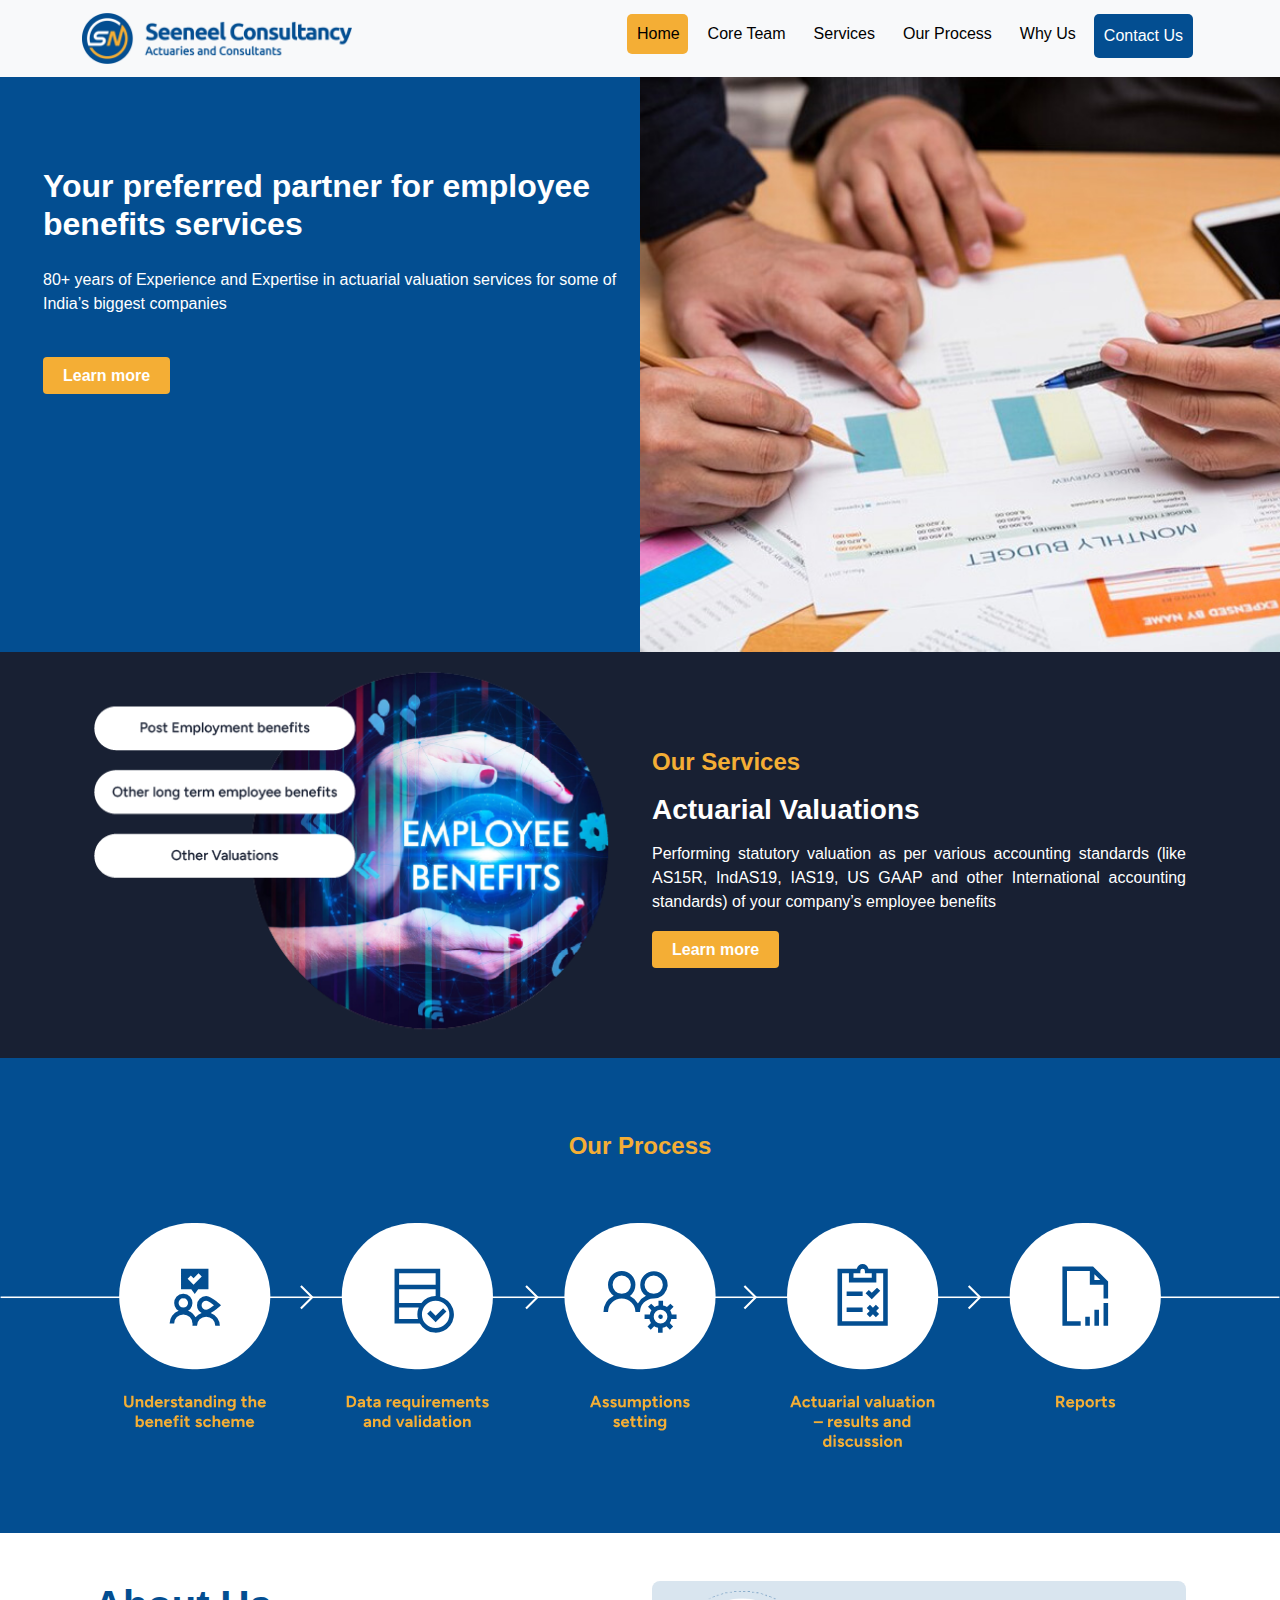
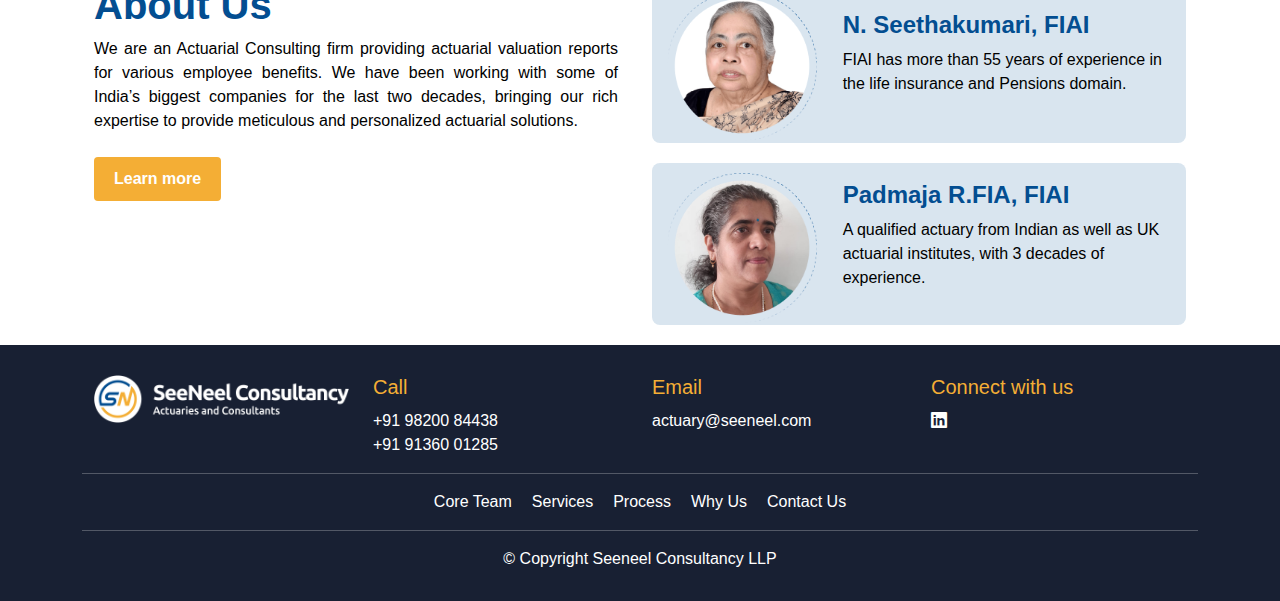
<file: index.html>
<!DOCTYPE html>
<html lang="en">

<head>
    <meta http-equiv="X-UA-Compatible" content="IE=edge">
    <meta charset="utf-8">
    <meta name="viewport" content="width=device-width, initial-scale=1">

    <link href="https://cdn.jsdelivr.net/npm/bootstrap@5.3.3/dist/css/bootstrap.min.css" rel="stylesheet"
        integrity="sha384-QWTKZyjpPEjISv5WaRU9OFeRpok6YctnYmDr5pNlyT2bRjXh0JMhjY6hW+ALEwIH" crossorigin="anonymous">

    <script src="https://cdn.jsdelivr.net/npm/bootstrap@5.3.3/dist/js/bootstrap.bundle.min.js"
        integrity="sha384-YvpcrYf0tY3lHB60NNkmXc5s9fDVZLESaAA55NDzOxhy9GkcIdslK1eN7N6jIeHz"
        crossorigin="anonymous"></script>

    <link rel="stylesheet" href="https://cdn.jsdelivr.net/npm/bootstrap-icons@1.11.3/font/bootstrap-icons.min.css">

    <link href="css/style.css" rel="stylesheet">
    <title>Seeneel Consultancy | Home</title>

</head>

<body>
    <nav class="navbar navbar-expand-lg bg-body-tertiary">
        <div class="container">
            <a class="navbar-brand" href="#"><img src="images/1x/header-logo.png" alt="Seeneel Consultancy"
                    class="img-fluid" style="max-width:270px;"></a>
            <button class="navbar-toggler" type="button" data-bs-toggle="collapse"
                data-bs-target="#navbarSupportedContent" aria-controls="navbarSupportedContent" aria-expanded="false"
                aria-label="Toggle navigation">
                <span class="navbar-toggler-icon"></span>
            </button>
            <div class="collapse navbar-collapse" id="navbarSupportedContent">
                <ul class="navbar-nav mb-2 mb-lg-0">
                    <li class="nav-item">
                        <a class="nav-link active" aria-current="page" href="#">Home</a>
                    </li>
                    <li class="nav-item">
                        <a class="nav-link" href="coreteam.html">Core Team</a>
                    </li>
                    <li class="nav-item">
                        <a class="nav-link" href="services.html">Services</a>
                    </li>
                    <li class="nav-item">
                        <a class="nav-link" href="process.html">Our Process</a>
                    </li>
                    <li class="nav-item">
                        <a class="nav-link" href="whyus.html">Why Us</a>
                    </li>
                    <li class="contactus">
                        <a class="nav-link" href="contactus.html">Contact Us</a>
                    </li>
                </ul>
                </form>
            </div>
        </div>
    </nav>

    <section class="about-us">
        <div class="overflow-hidden">
            <div class="row">
                <div class="col-md-6">
                    <div class="hero-text">
                        <h1 class="text-white mb-4 h2">Your preferred partner for employee benefits services</h1>
                        <p class="text-white mb-5">80+ years of Experience and Expertise in actuarial valuation services
                            for some of India’s biggest companies</p>
                        <a href="aboutus.html" class="learn-more">Learn more</a>
                    </div>
                </div>

                <div class="col-lg-6 col-md-6 d-none d-md-block hero-home-img-1">
                    <!-- Background image will be displayed here -->
                </div>
            </div>
        </div>
    </section>

    <section class="services">
        <div class="container">
            <div class="row">
                <div class="col-xl-6 col-lg-6 col-md-6">
                    <img class="img-fluid" src="images/1x/ladki1hd.png">
                    <!-- just change to image section class to change the background image for the respective page -->
                </div>
                <div class="col-xl-6 col-lg-6 col-md-6 pt-5 pb-5 mt-lg-5 mb-lg-5">
                    <h4 class="mb-3">Our Services</h4>
                    <h3 class="text-white mb-3"><strong>Actuarial Valuations</strong></h3>
                    <p class="text-white mb-4">Performing statutory valuation as per various accounting standards (like
                        AS15R, IndAS19, IAS19, US GAAP and other International accounting standards) of your company’s
                        employee benefits</p>
                    <a href="aboutus.html" class="learn-more">Learn more</a>
                </div>
            </div>
        </div>
    </section>

    <section class="process pt-lg-5 pb-lg-5 pt-md-4 pb-md-4 pt-5 pb-5">
        <div class="row">
            <div class="col-12 text-center-1">
                <h4 class="mb-4">Our Process</h4>
            </div>
            <div class="hero-home-img-3">
                <!-- just change to image section class to change the background image for the respective page -->
            </div>
        </div>
    </section>

    <section class="about-us-2 mt-5">
        <div class="container">
            <div class="row">
                <div class="col-lg-6 mb-4">
                    <h1>About Us</h1>
                    <p>We are an Actuarial Consulting firm providing actuarial valuation reports for various employee
                        benefits. We have been working with some of India’s biggest companies for the last two decades,
                        bringing our rich expertise to provide meticulous and personalized actuarial solutions.</p>
                    <a href="aboutus.html" class="learn-more mt-2 d-inline-block">Learn more</a>
                </div>
                <div class="col-lg-6">
                    <div class="firstphoto">
                        <div class="row align-items-center">
                            <div class="col-md-4 mt-2 text-center">
                                <img src="images/1x/n seetaraman 1_1-8.png" class="img-fluid">
                            </div>
                            <div class="col-md-8">
                                <h5 class="text-md-start text-center h4" style="font-weight: 700 !important; color: #034e91;">N. Seethakumari, FIAI</h5>
                                    <p class="text-md-start text-center">FIAI has more than 55 years of experience in
                                        the life insurance
                                        and
                                        Pensions domain.
                                    </p>
                            </div>
                        </div>
                    </div>

                    <div class="secondphoto">
                        <div class="row align-items-center">
                            <div class="col-md-4 mt-2 text-center">
                                <img src="images/1x/padmaji r hd.png" class="img-fluid">
                            </div>
                            <div class="col-md-8">
                                <h5 class="text-md-start text-center h4" style="font-weight: 700 !important; color: #034e91;">Padmaja R.FIA, FIAI</h5>
                                <p class="text-md-start text-center">A qualified actuary from Indian as well as UK
                                    actuarial
                                    institutes, with 3 decades of experience.</p>
                            </div>
                        </div>
                    </div>
                </div>
            </div>
        </div>
    </section>

    <footer class="footer">
        <div class="container">
            <div class="row justify-content-center">
                <div class="col-lg-3">
                    <img src="images/1x/footer-logo.png" alt="Seeneel Consultancy" class="img-fluid"
                        style="width: 325px;">
                </div>
                <div class="col-lg-3 col-md-4 mt-3 mt-md-4 mt-lg-0">
                    <div class="ml-lg-3"> <!-- Add margin-left for large screens -->
                        <h5 style="color: #f4ae35;">Call</h5>
                        <a class="text-white" href="tel:+91 98200 84438">+91 98200 84438</a>
                        <br>
                        <a class="text-white" href="tel:+91 91360 01285">+91 91360 01285</a>
                    </div>
                </div>
                <div class="col-lg-3 col-md-4 mt-3 mt-md-4 mt-lg-0">
                    <div class="ml-lg-3">
                        <h5 style="color: #f4ae35;">Email</h5>
                        <p class="footer-nav"><a href="mailto:actuary@seeneel.com">actuary@seeneel.com</a></p>
                    </div>
                </div>
                <div class="col-lg-3 col-md-4 mt-3 mt-md-4 mt-lg-0">
                    <div class="ml-lg-3">
                        <h5 style="color: #f4ae35;">Connect with us</h5>
                        <a href="https://www.linkedin.com/company/seeneel"><i class="bi bi-linkedin"
                                style="color: white;"></i></a>
                    </div>
                </div>
            </div>
            <hr style="color: white;">
            <div class="row">
                <div class="col-12 footer-nav">
                    <ul>
                        <li><a href="coreteam.html">Core Team</a></li>
                        <li><a href="services.html">Services</a></li>
                        <li><a href="process.html">Process</a></li>
                        <li><a href="whyus.html">Why Us</a></li>
                        <li><a href="contactus.html">Contact Us</a></li>
                    </ul>
                </div>
            </div>
            <hr style="color: white;">
            <samll class="copyright">&copy; Copyright Seeneel Consultancy LLP</samll>
        </div>
        </div>
    </footer>
</body>

</html>
</file>
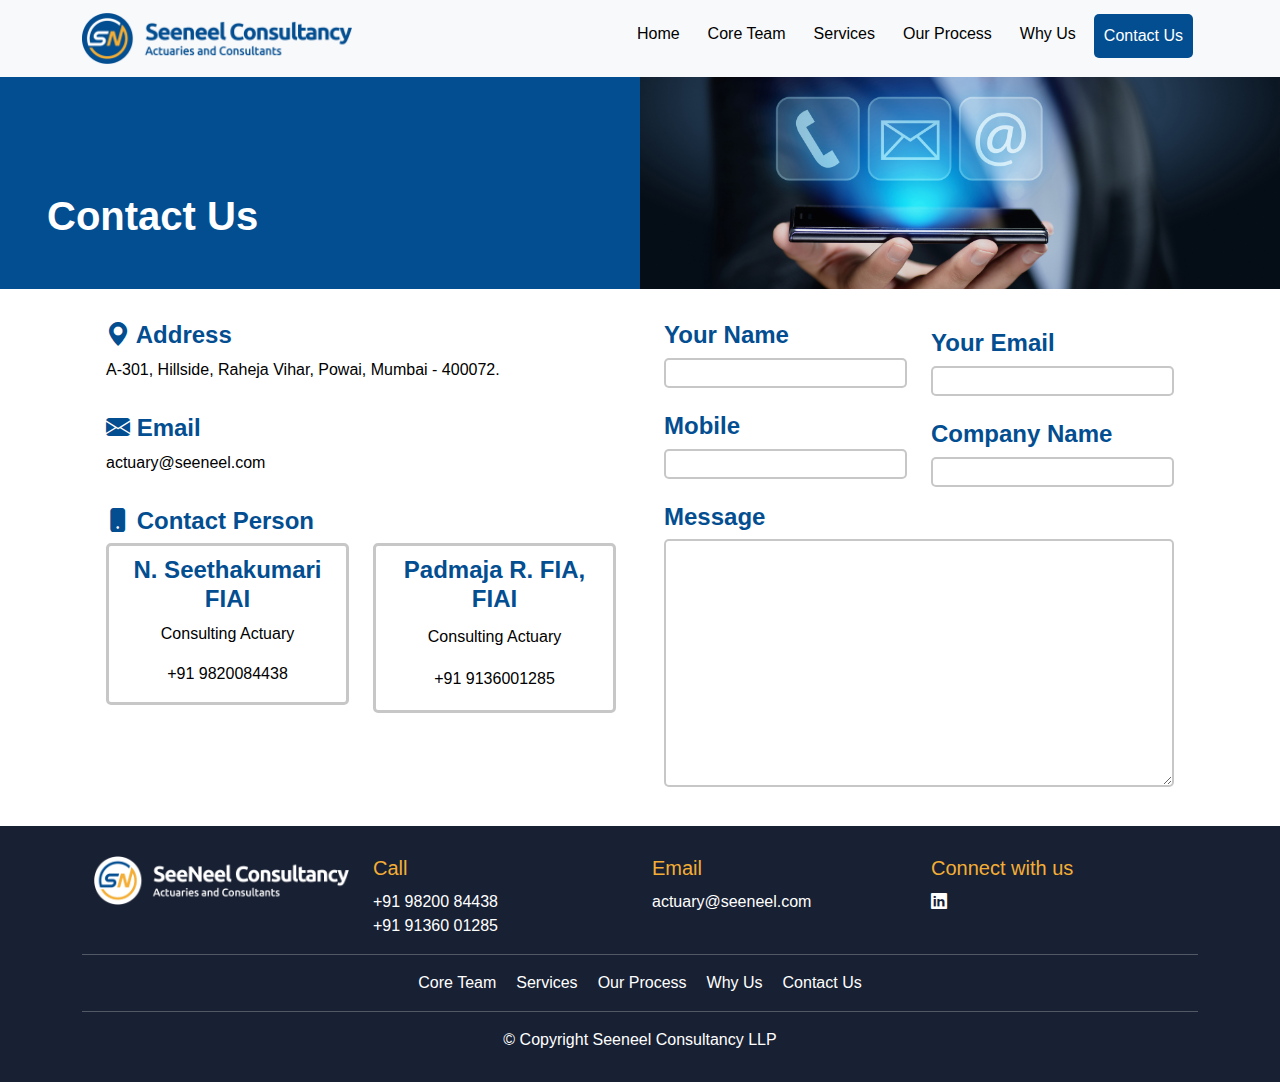
<file: contactus.html>
<!DOCTYPE html>
<html lang="en">

<head>
    <meta http-equiv="X-UA-Compatible" content="IE=edge">
    <meta charset="utf-8">
    <meta name="viewport" content="width=device-width, initial-scale=1">

    <link href="https://cdn.jsdelivr.net/npm/bootstrap@5.3.3/dist/css/bootstrap.min.css" rel="stylesheet"
        integrity="sha384-QWTKZyjpPEjISv5WaRU9OFeRpok6YctnYmDr5pNlyT2bRjXh0JMhjY6hW+ALEwIH" crossorigin="anonymous">

    <script src="https://cdn.jsdelivr.net/npm/bootstrap@5.3.3/dist/js/bootstrap.bundle.min.js"
        integrity="sha384-YvpcrYf0tY3lHB60NNkmXc5s9fDVZLESaAA55NDzOxhy9GkcIdslK1eN7N6jIeHz"
        crossorigin="anonymous"></script>

    <link rel="stylesheet" href="https://cdn.jsdelivr.net/npm/bootstrap-icons@1.11.3/font/bootstrap-icons.min.css">

    <link href="css/style.css" rel="stylesheet">
    <title>Seeneel Consultancy | Contact Us</title>

</head>

<body>

    <nav class="navbar navbar-expand-lg bg-body-tertiary">
        <div class="container">
            <a class="navbar-brand" href="#"><img src="images/1x/header-logo.png" alt="Seeneel Consultancy"
                    class="img-fluid" style="max-width: 270px;"></a>
            <button class="navbar-toggler" type="button" data-bs-toggle="collapse"
                data-bs-target="#navbarSupportedContent" aria-controls="navbarSupportedContent" aria-expanded="false"
                aria-label="Toggle navigation">
                <span class="navbar-toggler-icon"></span>
            </button>
            <div class="collapse navbar-collapse" id="navbarSupportedContent">
                <ul class="navbar-nav mb-2 mb-lg-0">
                    <li class="nav-item">
                        <a class="nav-link" href="index.html">Home</a>
                    </li>
                    <li class="nav-item">
                        <a class="nav-link" href="coreteam.html">Core Team</a>
                    </li>
                    <li class="nav-item">
                        <a class="nav-link" href="services.html">Services</a>
                    </li>
                    <li class="nav-item">
                        <a class="nav-link" href="process.html">Our Process</a>
                    </li>
                    <li class="nav-item">
                        <a class="nav-link" href="whyus.html">Why Us</a>
                    </li>
                    <li class="contactus">
                        <a class="nav-link active" aria-current="page" href="#">Contact Us</a>
                    </li>
                </ul>
                </form>
            </div>
        </div>
    </nav>

    <!-- hero section -->
    <section class="about-us">
        <div class="overflow-hidden">
            <div class="row">
                <div class="col-md-6">
                    <div class=hero-text-1>
                        <h1 class="mb-4" style="color: white;">Contact Us</h1>
                    </div>
                </div>
                <div class="col-lg-6 col-md-6 d-none d-md-block hero-home-img-11">
                    <!-- just change to image section class to change the background image for the respective page -->
                </div>
            </div>
        </div>
    </section>

    <div class="contactus">
        <div class="container mt-3 mb-3">
            <div class="row">
                <div class="col-lg-6">

                    <div class="row mt-3 mb-3">
                        <div class="col-md-4">
                            <h4>
                                <i class="bi bi-geo-alt-fill"></i>
                                Address
                            </h4>
                        </div>
                        <p>A-301, Hillside, Raheja Vihar, Powai, Mumbai - 400072.</p>
                    </div>

                    <div class="row mt-3 mb-3">
                        <div class="col-md-4">
                            <h4>
                                <i class="bi bi-envelope-fill"></i>
                                Email
                            </h4>
                        </div>
                        <p><a class="email" href="mailto:actuary@seeneel.com">actuary@seeneel.com</a></p>
                    </div>

                    <div>
                        <div class="row mt-3 mb-3">
                            <h4>
                                <i class="bi bi-phone-fill"></i>
                                Contact Person
                            </h4>
                            <div class="col-md-6 box-1 mb-2">
                                <div class="row box-1-1">
                                    <h4>N. Seethakumari FIAI</h4>
                                    <p>Consulting Actuary</p>
                                    <p>+91 9820084438</p>
                                </div>
                            </div>
                            <div class="col-md-6 box-2">
                                <div class="row box-1-2">
                                    <h4>Padmaja R. FIA, FIAI</h4>
                                    <p>Consulting Actuary</p>
                                    <p>+91 9136001285</p>
                                </div>
                            </div>
                        </div>
                    </div>
                </div>

                <div class="col-lg-6 form">
                    <div class="row mt-3 mb-3">
                        <div class="col-md-6">
                            <h4>
                                <label>Your Name</label>
                            </h4>
                            <input type="text" width: 100%;">
                        </div>
                        <div class="col-md-6 mt-2">
                            <h4>
                                <label>Your Email</label>
                            </h4>
                            <input type="email" width: 100%;">
                        </div>
                    </div>
                    <div class="row mt-3 mb-3">
                        <div class="col-md-6">
                            <h4>
                                <label>Mobile</label>
                            </h4>
                            <input type="number" width: 100%;">
                        </div>
                        <div class="col-md-6 mt-2">
                            <h4>
                                <label>Company Name</label>
                            </h4>
                            <input type="text" width: 100%;">
                        </div>
                    </div>
                    <div class="row mt-3 mb-3">
                        <div class="col">
                            <h4>
                                <label>Message</label>
                            </h4>
                            <textarea rows="10" cols="75" style="max-width: 100%; border-radius: 5px"></textarea>
                        </div>
                    </div>
                </div>
            </div>
        </div>

        <footer class="footer">
            <div class="container">
                <div class="row justify-content-center">
                    <div class="col-lg-3">
                        <img src="images/1x/footer-logo.png" alt="Seeneel Consultancy" class="img-fluid"
                            style="width: 325px;">
                    </div>
                    <div class="col-lg-3 col-md-4 mt-3 mt-md-4 mt-lg-0">
                        <div class="ml-lg-3"> <!-- Add margin-left for large screens -->
                            <h5 style="color: #f4ae35;">Call</h5>
                            <a class="text-white" href="tel:+91 98200 84438">+91 98200 84438</a>
                            <br>
                            <a class="text-white" href="tel:+91 91360 01285">+91 91360 01285</a>
                        </div>
                    </div>
                    <div class="col-lg-3 col-md-4 mt-3 mt-md-4 mt-lg-0">
                        <div class="ml-lg-3">
                            <h5 style="color: #f4ae35;">Email</h5>
                            <p class="footer-nav"><a href="mailto:actuary@seeneel.com">actuary@seeneel.com</a>
                            </p>
                        </div>
                    </div>
                    <div class="col-lg-3 col-md-4 mt-3 mt-md-4 mt-lg-0">
                        <div class="ml-lg-3">
                            <h5 style="color: #f4ae35;">Connect with us</h5>
                            <a href="https://www.linkedin.com/company/seeneel"><i class="bi bi-linkedin"
                                    style="color: white;"></i></a>
                        </div>
                    </div>
                </div>
                <hr style="color: white;">
                <div class="row">
                    <div class="col-12 footer-nav">
                        <ul>
                            <li><a href="coreteam.html">Core Team</a></li>
                            <li><a href="services.html">Services</a></li>
                            <li><a href="process.html">Our Process</a></li>
                            <li><a href="whyus.html">Why Us</a></li>
                            <li><a href="contactus.html">Contact Us</a></li>
                        </ul>
                    </div>
                </div>
                <hr style="color: white;">
                <samll class="copyright">&copy; Copyright Seeneel Consultancy LLP</samll>
            </div>
    </div>
    </footer>
</body>

</html>
</file>
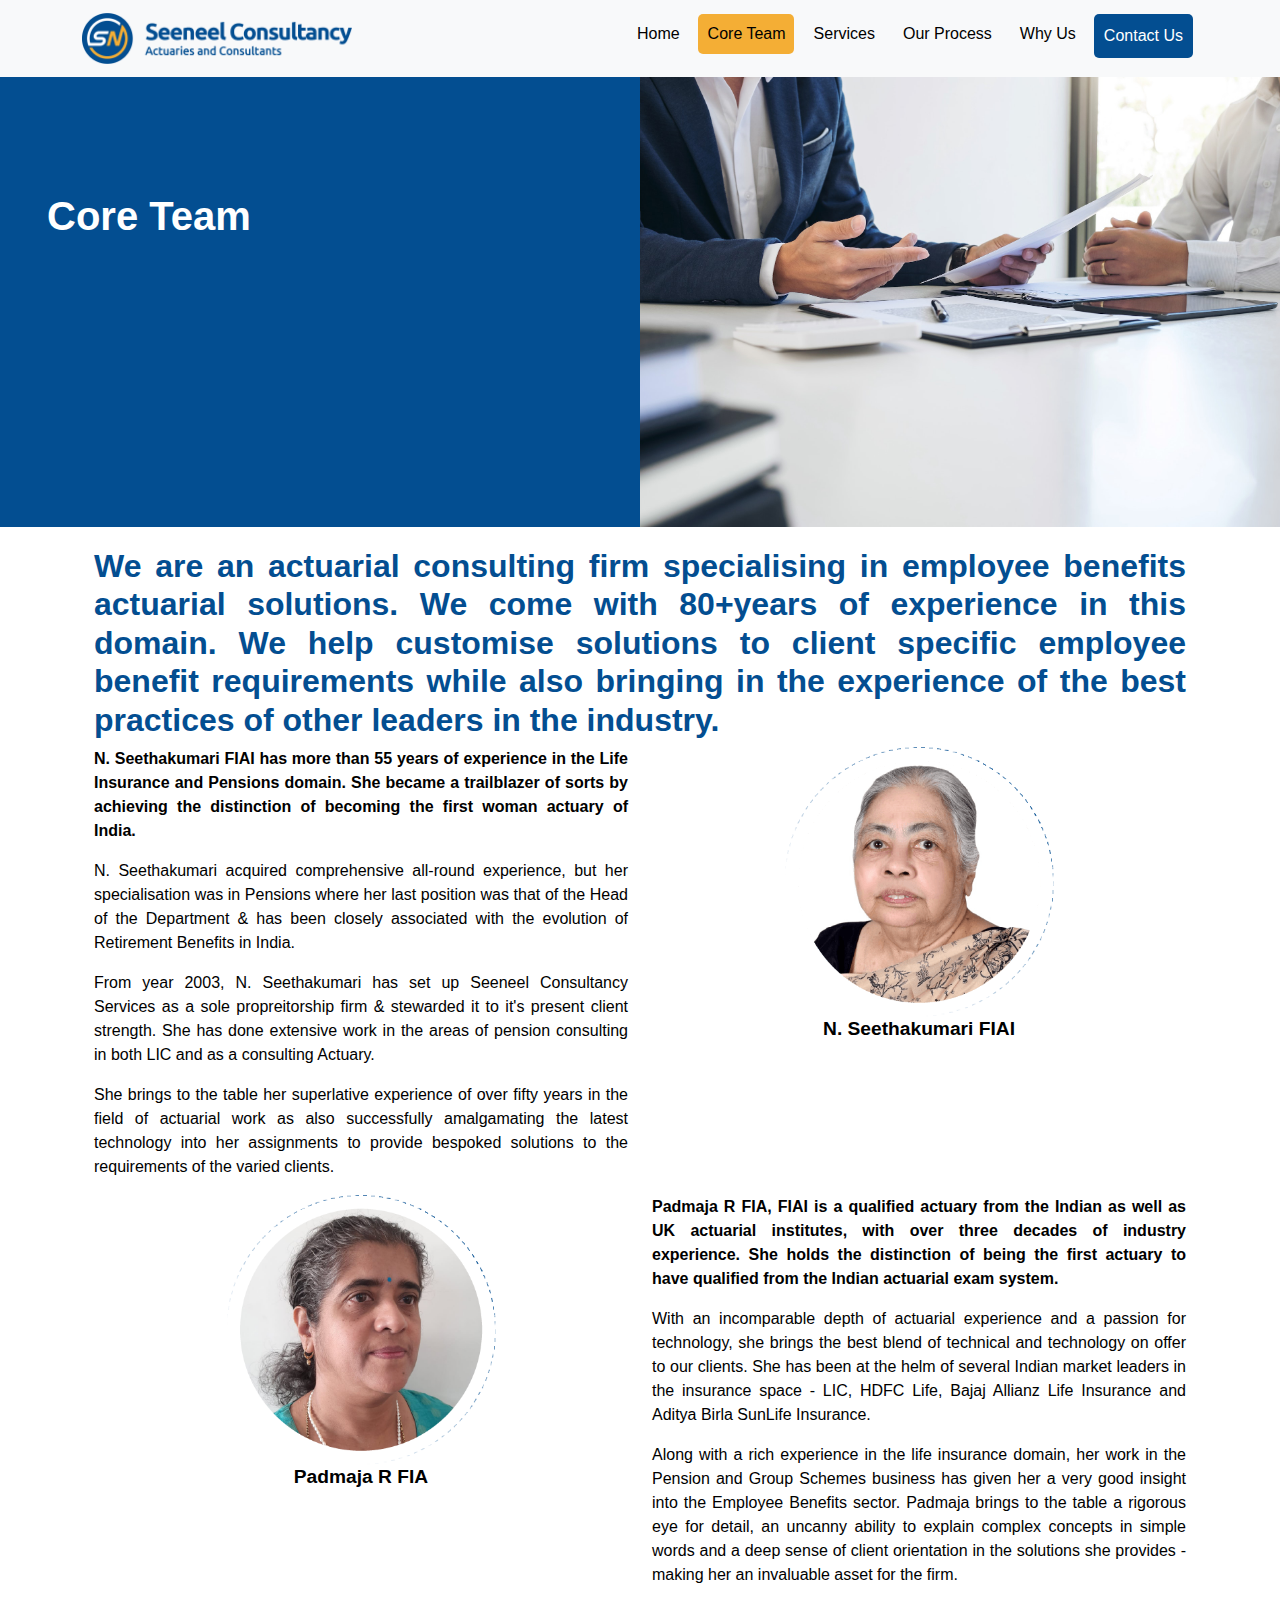
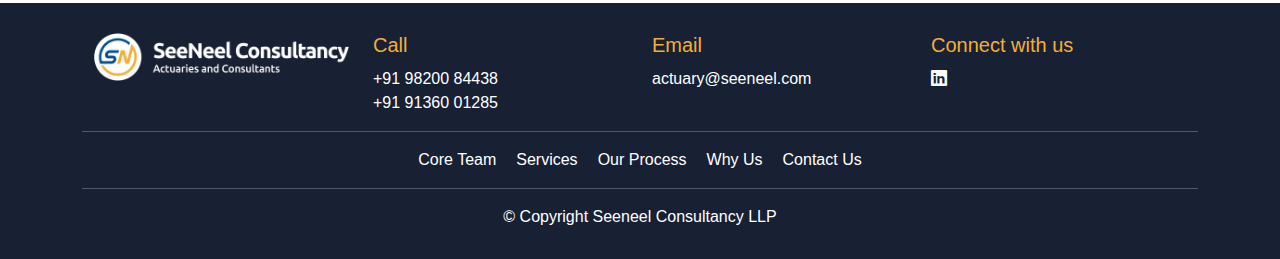
<file: coreteam.html>
<!DOCTYPE html>
<html lang="en">

<head>
    <meta http-equiv="X-UA-Compatible" content="IE=edge">
    <meta charset="utf-8">
    <meta name="viewport" content="width=device-width, initial-scale=1">

    <link href="https://cdn.jsdelivr.net/npm/bootstrap@5.3.3/dist/css/bootstrap.min.css" rel="stylesheet"
        integrity="sha384-QWTKZyjpPEjISv5WaRU9OFeRpok6YctnYmDr5pNlyT2bRjXh0JMhjY6hW+ALEwIH" crossorigin="anonymous">

    <script src="https://cdn.jsdelivr.net/npm/bootstrap@5.3.3/dist/js/bootstrap.bundle.min.js"
        integrity="sha384-YvpcrYf0tY3lHB60NNkmXc5s9fDVZLESaAA55NDzOxhy9GkcIdslK1eN7N6jIeHz"
        crossorigin="anonymous"></script>

    <link rel="stylesheet" href="https://cdn.jsdelivr.net/npm/bootstrap-icons@1.11.3/font/bootstrap-icons.min.css">

    <link href="css/style.css" rel="stylesheet">
    <title>Seeneel Consultancy | Core Team</title>

</head>

<body>

    <nav class="navbar navbar-expand-lg bg-body-tertiary">
        <div class="container">
            <a class="navbar-brand" href="#"><img src="images/1x/header-logo.png" alt="Seeneel Consultancy"
                    class="img-fluid" style="max-width: 270px;"></a>
            <button class="navbar-toggler" type="button" data-bs-toggle="collapse"
                data-bs-target="#navbarSupportedContent" aria-controls="navbarSupportedContent" aria-expanded="false"
                aria-label="Toggle navigation">
                <span class="navbar-toggler-icon"></span>
            </button>
            <div class="collapse navbar-collapse" id="navbarSupportedContent">
                <ul class="navbar-nav mb-2 mb-lg-0">
                    <li class="nav-item">
                        <a class="nav-link" href="index.html">Home</a>
                    </li>
                    <li class="nav-item">
                        <a class="nav-link active" aria-current="page" href="#" href="coreteam.html">Core Team</a>
                    </li>
                    <li class="nav-item">
                        <a class="nav-link" href="services.html">Services</a>
                    </li>
                    <li class="nav-item">
                        <a class="nav-link" href="process.html">Our Process</a>
                    </li>
                    <li class="nav-item">
                        <a class="nav-link" href="whyus.html">Why Us</a>
                    </li>
                    <li class="contactus">
                        <a class="nav-link" href="contactus.html">Contact Us</a>
                    </li>
                </ul>
                </form>
            </div>
        </div>
    </nav>

    <!-- hero section -->
    <section class="about-us">
        <div class="overflow-hidden">
            <div class="row">
                <div class="col-md-6">
                    <div class=hero-text-1>
                        <h1 class="mb-4" style="color: white;">Core Team</h1>
                    </div>
                </div>
                <div class="col-lg-6 col-md-6 d-none d-md-block hero-home-img-6">
                    <!-- just change to image section class to change the background image for the respective page -->
                </div>
            </div>
        </div>
    </section>

    <section class="coreteam-1">
        <div class="container">
            <div class="row">
                <h3 class="h2 fw-bold">We are an actuarial consulting firm specialising in employee benefits actuarial
                    solutions. We
                    come with 80+years of experience in this domain. We help customise solutions to client specific
                    employee benefit requirements while also bringing in the experience of the best practices of
                    other leaders in the industry.</h3>
                <div class="col-lg-6">
                    <p style="color: black;">
                        <strong>
                            N. Seethakumari FIAI has more than 55 years of experience in the Life Insurance and Pensions
                            domain.
                            She became a trailblazer of sorts by achieving the distinction of becoming the first woman
                            actuary
                            of India.
                        </strong>
                    </p>
                    <p style="color: black;">
                        N. Seethakumari acquired comprehensive all-round experience, but her specialisation was in
                        Pensions
                        where her last position was that of the Head of the Department & has been closely associated
                        with
                        the evolution of Retirement Benefits in India.
                    </p>
                    <p style="color: black;">
                        From year 2003, N. Seethakumari has set up Seeneel Consultancy Services as a sole propreitorship
                        firm & stewarded it to it's present client strength. She has done extensive work in the areas of
                        pension consulting in both LIC and as a consulting Actuary.
                    </p>
                    <p style="color: black;">
                        She brings to the table her superlative experience of over fifty years in the field of actuarial
                        work as also successfully amalgamating the latest technology into her assignments to provide
                        bespoked solutions to the requirements of the varied clients.
                    </p>
                </div>
                <div class="col-sm-6 mb-4">
                    <div class="row align-items-center">
                        <div class="col text-center">
                            <img src="images/1x/n seetaraman 1_1-8.png" class="img-fluid" style="max-width: 53%;">
                        </div>
                    </div>
                    <h1 class="hero-name">N. Seethakumari FIAI</h1>
                </div>
            </div>
        </div>
        </div>
    </section>

    <section class="coreteam-2">
        <div class="container">
            <div class="row">
                <div class="col-sm-6 mb-4">
                    <div class="row align-items-center">
                        <div class="col text-center">
                            <img src="images/1x/padmaji r hd.png" class="img-fluid" style="max-width: 53%;">
                        </div>
                    </div>
                    <h1 class="hero-name">Padmaja R FIA</h1>
                </div>
                <div class="col-lg-6">
                    <p style="color: black;">
                        <strong>
                            Padmaja R FIA, FIAI is a qualified actuary from the Indian as well as UK actuarial
                            institutes, with over three decades of industry experience. She holds the distinction of
                            being the first actuary to have qualified from the Indian actuarial exam system.
                        </strong>
                    </p>
                    <p style="color: black;">
                        With an incomparable depth of actuarial experience and a passion for technology, she brings the
                        best blend of technical and technology on offer to our clients. She has been at the helm of
                        several Indian market leaders in the insurance space - LIC, HDFC Life, Bajaj Allianz Life
                        Insurance and Aditya Birla SunLife Insurance.
                    </p>
                    <p style="color: black;">
                        Along with a rich experience in the life insurance domain, her work in the Pension and Group
                        Schemes business has given her a very good insight into the Employee Benefits sector. Padmaja
                        brings to the table a rigorous eye for detail, an uncanny ability to explain complex concepts in
                        simple words and a deep sense of client orientation in the solutions she provides - making her
                        an invaluable asset for the firm.
                    </p>
                </div>

            </div>
        </div>
        </div>
    </section>

    <footer class="footer">
        <div class="container">
            <div class="row justify-content-center">
                <div class="col-lg-3">
                    <img src="images/1x/footer-logo.png" alt="Seeneel Consultancy" class="img-fluid"
                        style="width: 325px;">
                </div>
                <div class="col-lg-3 col-md-4 mt-3 mt-md-4 mt-lg-0">
                    <div class="ml-lg-3"> <!-- Add margin-left for large screens -->
                        <h5 style="color: #f4ae35;">Call</h5>
                        <a class="text-white" href="tel:+91 98200 84438">+91 98200 84438</a>
                        <br>
                        <a class="text-white" href="tel:+91 91360 01285">+91 91360 01285</a>
                    </div>
                </div>
                <div class="col-lg-3 col-md-4 mt-3 mt-md-4 mt-lg-0">
                    <div class="ml-lg-3">
                        <h5 style="color: #f4ae35;">Email</h5>
                        <p class="footer-nav"><a href="mailto:actuary@seeneel.com">actuary@seeneel.com</a></p>
                    </div>
                </div>
                <div class="col-lg-3 col-md-4 mt-3 mt-md-4 mt-lg-0">
                    <div class="ml-lg-3">
                        <h5 style="color: #f4ae35;">Connect with us</h5>
                        <a href="https://www.linkedin.com/company/seeneel"><i class="bi bi-linkedin"
                                style="color: white;"></i></a>
                    </div>
                </div>
            </div>
            <hr style="color: white;">
            <div class="row">
                <div class="col-12 footer-nav">
                    <ul>
                        <li><a href="coreteam.html">Core Team</a></li>
                        <li><a href="services.html">Services</a></li>
                        <li><a href="process.html">Our Process</a></li>
                        <li><a href="whyus.html">Why Us</a></li>
                        <li><a href="contactus.html">Contact Us</a></li>
                    </ul>
                </div>
            </div>
            <hr style="color: white;">
            <samll class="copyright">&copy; Copyright Seeneel Consultancy LLP</samll>
        </div>
        </div>
    </footer>
</body>

</html>
</file>
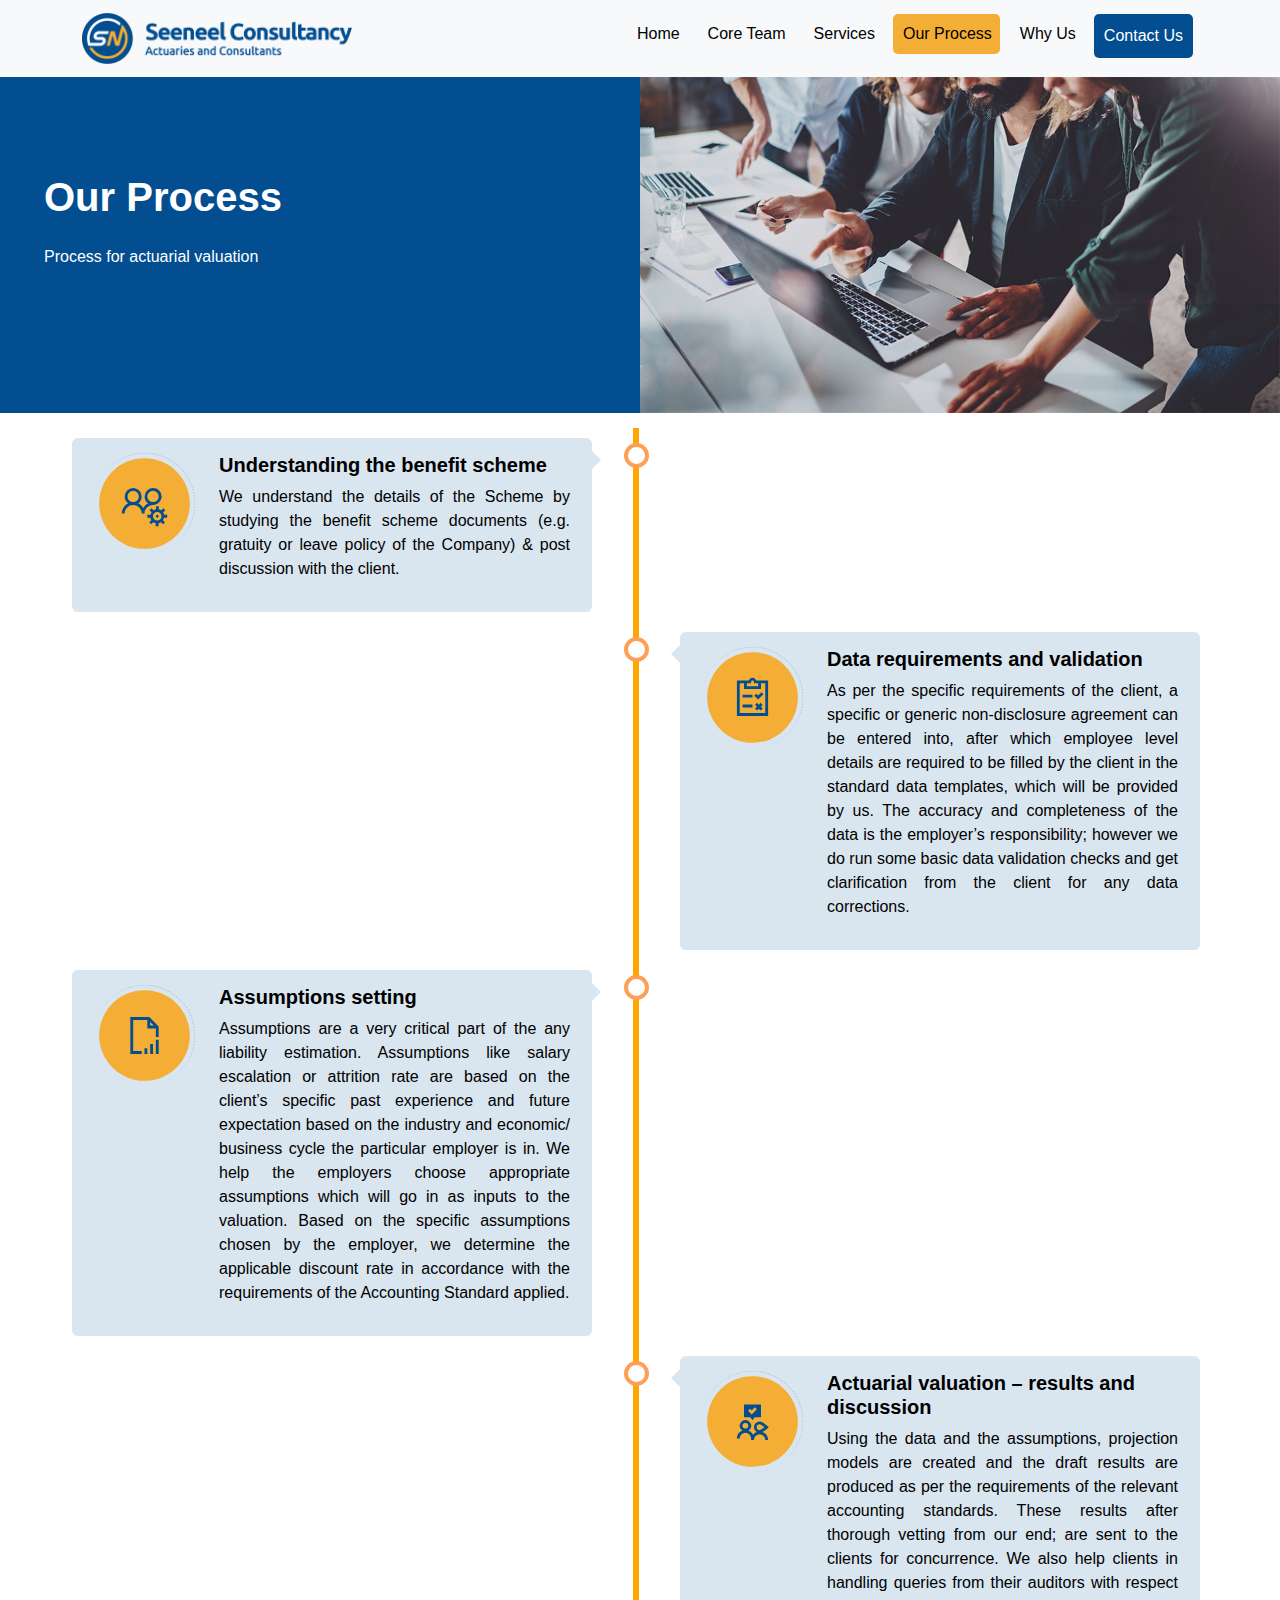
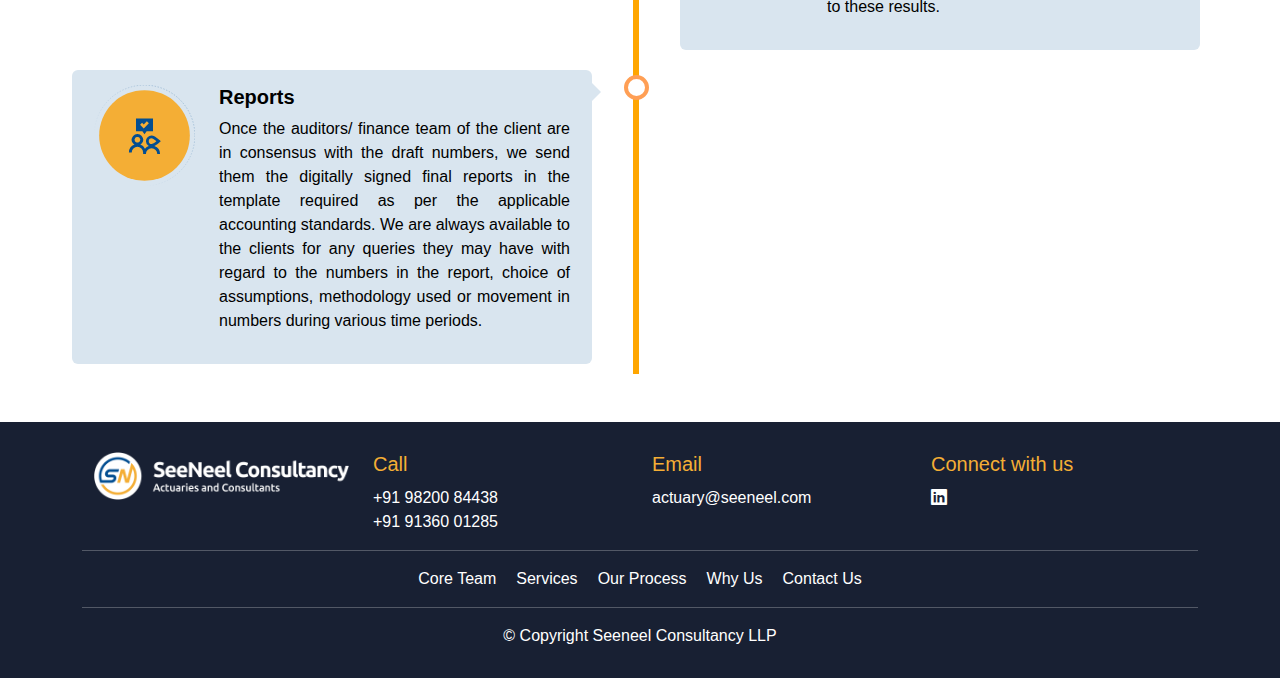
<file: process.html>
<!DOCTYPE html>
<html lang="en">

<head>
    <meta http-equiv="X-UA-Compatible" content="IE=edge">
    <meta charset="utf-8">
    <meta name="viewport" content="width=device-width, initial-scale=1">

    <link href="https://cdn.jsdelivr.net/npm/bootstrap@5.3.3/dist/css/bootstrap.min.css" rel="stylesheet"
        integrity="sha384-QWTKZyjpPEjISv5WaRU9OFeRpok6YctnYmDr5pNlyT2bRjXh0JMhjY6hW+ALEwIH" crossorigin="anonymous">

    <script src="https://cdn.jsdelivr.net/npm/bootstrap@5.3.3/dist/js/bootstrap.bundle.min.js"
        integrity="sha384-YvpcrYf0tY3lHB60NNkmXc5s9fDVZLESaAA55NDzOxhy9GkcIdslK1eN7N6jIeHz"
        crossorigin="anonymous"></script>

    <link rel="stylesheet" href="https://cdn.jsdelivr.net/npm/bootstrap-icons@1.11.3/font/bootstrap-icons.min.css">

    <link href="css/style.css" rel="stylesheet">
    <title>Seeneel Consultancy | Process</title>

</head>

<body>

    <nav class="navbar navbar-expand-lg bg-body-tertiary">
        <div class="container">
            <a class="navbar-brand" href="#"><img src="images/1x/header-logo.png" alt="Seeneel Consultancy"
                    class="img-fluid" style="max-width: 270px;"></a>
            <button class="navbar-toggler" type="button" data-bs-toggle="collapse"
                data-bs-target="#navbarSupportedContent" aria-controls="navbarSupportedContent" aria-expanded="false"
                aria-label="Toggle navigation">
                <span class="navbar-toggler-icon"></span>
            </button>
            <div class="collapse navbar-collapse" id="navbarSupportedContent">
                <ul class="navbar-nav mb-2 mb-lg-0">
                    <li class="nav-item">
                        <a class="nav-link" href="index.html">Home</a>
                    </li>
                    <li class="nav-item">
                        <a class="nav-link" href="coreteam.html">Core Team</a>
                    </li>
                    <li class="nav-item">
                        <a class="nav-link" href="services.html">Services</a>
                    </li>
                    <li class="nav-item">
                        <a class="nav-link active" aria-current="page" href="#">Our Process</a>
                    </li>
                    <li class="nav-item">
                        <a class="nav-link" href="whyus.html">Why Us</a>
                    </li>
                    <li class="contactus">
                        <a class="nav-link" href="contactus.html">Contact Us</a>
                    </li>
                </ul>
                </form>
            </div>
        </div>
    </nav>

    <!-- hero section -->
    <section class="about-us">
        <div class="overflow-hidden">
            <div class="row">
                <div class="col-md-6">
                    <div class=hero-text-3>
                        <h1 class="mb-4" style="color: white;">Our Process</h1>
                        <p class="text-white mb-5">Process for actuarial valuation</p>
                    </div>
                </div>
                <div class="col-lg-6 col-md-6 d-none d-md-block hero-home-img-12">
                    <!-- just change to image section class to change the background image for the respective page -->
                </div>
            </div>
        </div>
    </section>

    <div class="timeline">
        <div class="container-1 left">
            <div class="content">
                <div class="row">
                    <div class="col-lg-3">
                        <img src="images/SVG_image/Assumptions yellow.svg" class="img-fluid">
                    </div>
                    <div class="col-lg-9">
                        <h5>Understanding the benefit scheme</h5>
                        <p>We understand the details of the Scheme by studying the benefit scheme documents (e.g.
                            gratuity
                            or
                            leave policy of the Company) & post discussion with the client.</p>
                    </div>
                </div>
            </div>
        </div>
        <div class="container-1 right">
            <div class="content">
                <div class="row">
                    <div class="col-lg-3">
                        <img src="images/SVG_image/Actuarial valuation yellow.svg" class="img-fluid">
                    </div>
                    <div class="col-lg-9">
                        <h5>Data requirements and validation</h5>
                        <p>As per the specific requirements of the client, a specific or generic non-disclosure
                            agreement
                            can be
                            entered into, after which employee level details are required to be filled by the client in
                            the
                            standard data templates, which will be provided by us. The accuracy and completeness of the
                            data
                            is
                            the employer’s responsibility; however we do run some basic data validation checks and get
                            clarification from the client for any data corrections.
                        </p>
                    </div>
                </div>
            </div>
        </div>
        <div class="container-1 left">
            <div class="content">
                <div class="row">
                    <div class="col-lg-3">
                        <img src="images/SVG_image/reports yellow.svg" class="img-fluid">
                    </div>
                    <div class="col-lg-9">
                        <h5>Assumptions setting</h5>
                        <p>Assumptions are a very critical part of the any liability estimation. Assumptions like salary
                            escalation or attrition rate are based on the client’s specific past experience and future
                            expectation based on the industry and economic/ business cycle the particular employer is
                            in. We
                            help the employers choose appropriate assumptions which will go in as inputs to the
                            valuation.
                            Based
                            on the specific assumptions chosen by the employer, we determine the applicable discount
                            rate in
                            accordance with the requirements of the Accounting Standard applied.
                        </p>
                    </div>
                </div>
            </div>
        </div>
        <div class="container-1 right">
            <div class="content">
                <div class="row">
                    <div class="col-lg-3">
                        <img src="images/SVG_image/Understandingtheyellow.svg" class="img-fluid">
                    </div>
                    <div class="col-lg-9">
                        <h5>Actuarial valuation – results and discussion</h5>
                        <p>Using the data and the assumptions, projection models are created and the draft results
                            are
                            produced
                            as per the requirements of the relevant accounting standards. These results after
                            thorough
                            vetting
                            from our end; are sent to the clients for concurrence. We also help clients in handling
                            queries
                            from
                            their auditors with respect to these results.
                        </p>
                    </div>
                </div>
            </div>
        </div>
        <div class="container-1 left mb-5">
            <div class="content">

                <div class="row">
                    <div class="col-lg-3">
                        <img src="images/SVG_image/Understandingtheyellow.svg" class="img-fluid">
                    </div>
                    <div class="col-lg-9">
                        <h5>Reports</h5>
                        <p>Once the auditors/ finance team of the client are in consensus with the draft numbers, we
                            send
                            them
                            the digitally signed final reports in the template required as per the applicable
                            accounting
                            standards. We are always available to the clients for any queries they may have with
                            regard
                            to
                            the
                            numbers in the report, choice of assumptions, methodology used or movement in numbers
                            during
                            various
                            time periods.
                        </p>
                    </div>
                </div>
            </div>
        </div>
    </div>


    <footer class="footer">
        <div class="container">
            <div class="row justify-content-center">
                <div class="col-lg-3">
                    <img src="images/1x/footer-logo.png" alt="Seeneel Consultancy" class="img-fluid"
                        style="width: 325px;">
                </div>
                <div class="col-lg-3 col-md-4 mt-3 mt-md-4 mt-lg-0">
                    <div class="ml-lg-3"> <!-- Add margin-left for large screens -->
                        <h5 style="color: #f4ae35;">Call</h5>
                        <a class="text-white" href="tel:+91 98200 84438">+91 98200 84438</a>
                        <br>
                        <a class="text-white" href="tel:+91 91360 01285">+91 91360 01285</a>
                    </div>
                </div>
                <div class="col-lg-3 col-md-4 mt-3 mt-md-4 mt-lg-0">
                    <div class="ml-lg-3">
                        <h5 style="color: #f4ae35;">Email</h5>
                        <p class="footer-nav"><a href="mailto:actuary@seeneel.com">actuary@seeneel.com</a>
                        </p>
                    </div>
                </div>
                <div class="col-lg-3 col-md-4 mt-3 mt-md-4 mt-lg-0">
                    <div class="ml-lg-3">
                        <h5 style="color: #f4ae35;">Connect with us</h5>
                        <a href="https://www.linkedin.com/company/seeneel"><i class="bi bi-linkedin"
                                style="color: white;"></i></a>
                    </div>
                </div>
            </div>
            <hr style="color: white;">
            <div class="row">
                <div class="col-12 footer-nav">
                    <ul>
                        <li><a href="coreteam.html">Core Team</a></li>
                        <li><a href="services.html">Services</a></li>
                        <li><a href="process.html">Our Process</a></li>
                        <li><a href="whyus.html">Why Us</a></li>
                        <li><a href="contactus.html">Contact Us</a></li>
                    </ul>
                </div>
            </div>
            <hr style="color: white;">
            <samll class="copyright">&copy; Copyright Seeneel Consultancy LLP</samll>
        </div>
        </div>
    </footer>
</body>

</html>
</file>
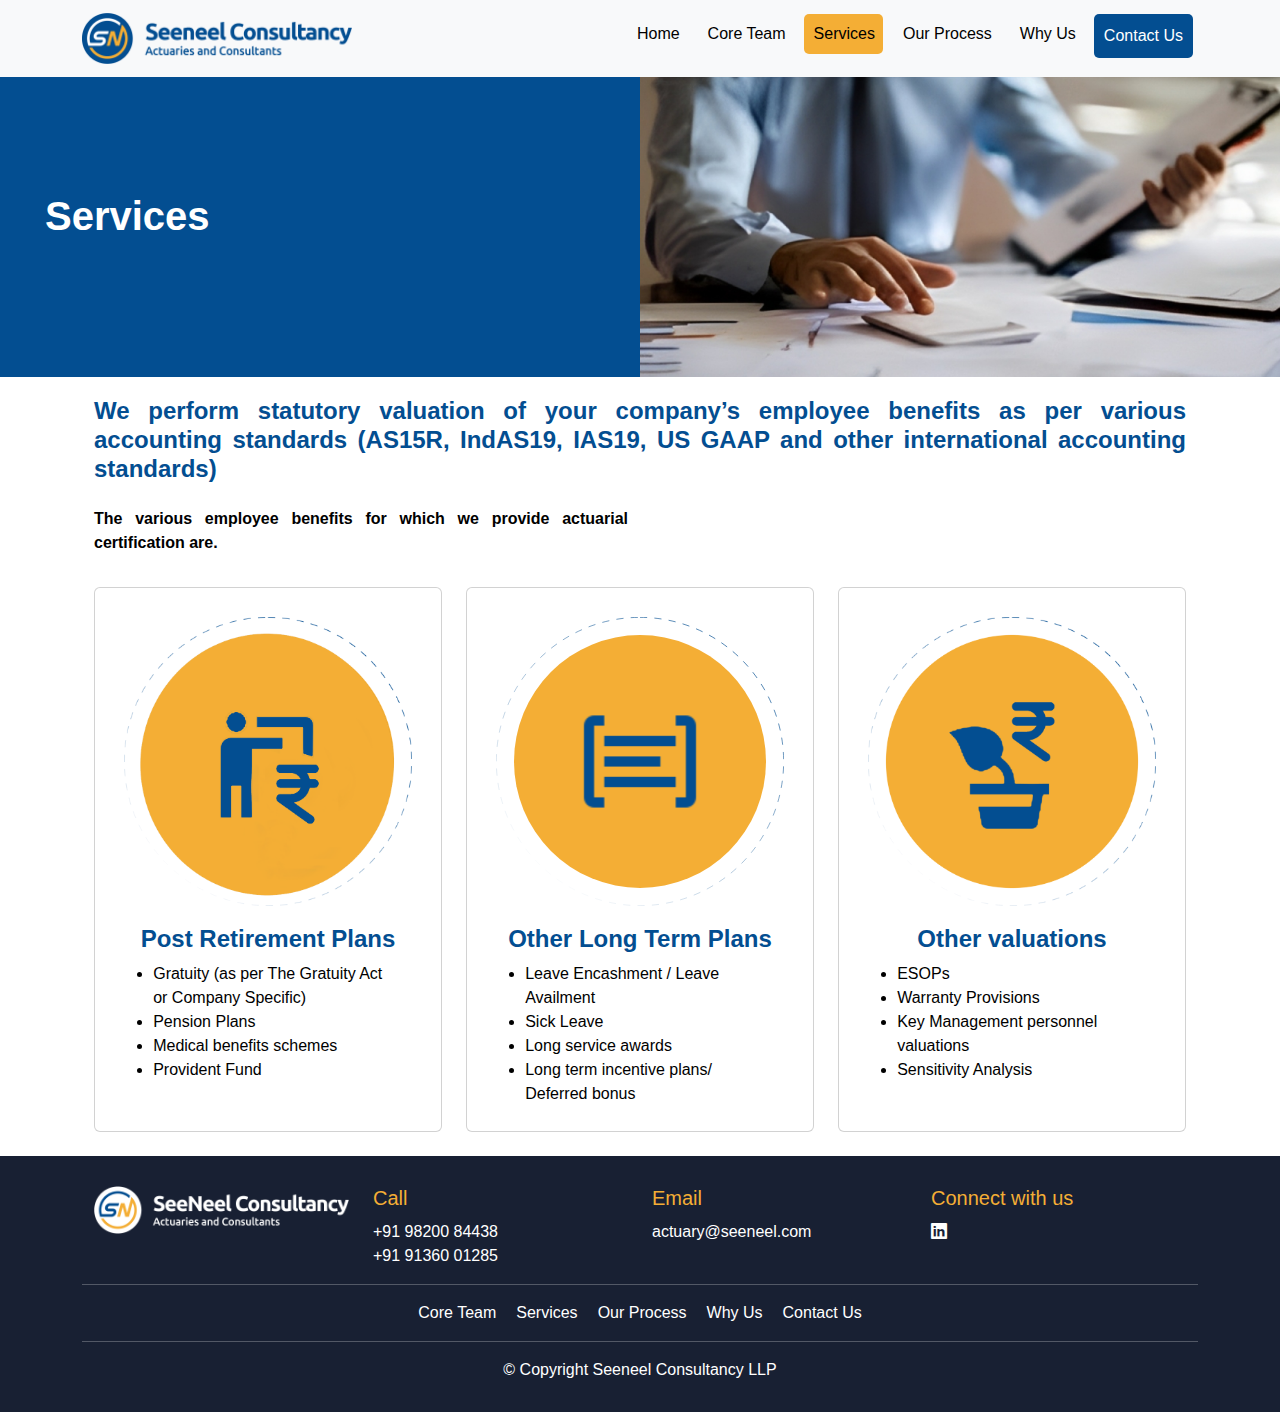
<file: services.html>
<!DOCTYPE html>
<html lang="en">

<head>
    <meta http-equiv="X-UA-Compatible" content="IE=edge">
    <meta charset="utf-8">
    <meta name="viewport" content="width=device-width, initial-scale=1">

    <link href="https://cdn.jsdelivr.net/npm/bootstrap@5.3.3/dist/css/bootstrap.min.css" rel="stylesheet"
        integrity="sha384-QWTKZyjpPEjISv5WaRU9OFeRpok6YctnYmDr5pNlyT2bRjXh0JMhjY6hW+ALEwIH" crossorigin="anonymous">

    <script src="https://cdn.jsdelivr.net/npm/bootstrap@5.3.3/dist/js/bootstrap.bundle.min.js"
        integrity="sha384-YvpcrYf0tY3lHB60NNkmXc5s9fDVZLESaAA55NDzOxhy9GkcIdslK1eN7N6jIeHz"
        crossorigin="anonymous"></script>

    <link rel="stylesheet" href="https://cdn.jsdelivr.net/npm/bootstrap-icons@1.11.3/font/bootstrap-icons.min.css">

    <link href="css/style.css" rel="stylesheet">
    <title>Seeneel Consultancy | Services</title>

</head>

<body>

    <nav class="navbar navbar-expand-lg bg-body-tertiary">
        <div class="container">
            <a class="navbar-brand" href="#"><img src="images/1x/header-logo.png" alt="Seeneel Consultancy"
                    class="img-fluid" style="max-width: 270px;"></a>
            <button class="navbar-toggler" type="button" data-bs-toggle="collapse"
                data-bs-target="#navbarSupportedContent" aria-controls="navbarSupportedContent" aria-expanded="false"
                aria-label="Toggle navigation">
                <span class="navbar-toggler-icon"></span>
            </button>
            <div class="collapse navbar-collapse" id="navbarSupportedContent">
                <ul class="navbar-nav mb-2 mb-lg-0">
                    <li class="nav-item">
                        <a class="nav-link" href="index.html">Home</a>
                    </li>
                    <li class="nav-item">
                        <a class="nav-link" href="coreteam.html">Core Team</a>
                    </li>
                    <li class="nav-item">
                        <a class="nav-link active" aria-current="page" href="#">Services</a>
                    </li>
                    <li class="nav-item">
                        <a class="nav-link" href="process.html">Our Process</a>
                    </li>
                    <li class="nav-item">
                        <a class="nav-link" href="whyus.html">Why Us</a>
                    </li>
                    <li class="contactus">
                        <a class="nav-link" href="contactus.html">Contact Us</a>
                    </li>
                </ul>
                </form>
            </div>
        </div>
    </nav>

    <!-- hero section -->
    <section class="about-us">
        <div class="overflow-hidden">
            <div class="row">
                <div class="col-md-6">
                    <div class=hero-text-2>
                        <h1 class="mb-4" style="color: white;">Services</h1>
                    </div>
                </div>
                <div class="col-lg-6 col-md-6 d-none d-md-block hero-home-img-9">
                    <!-- just change to image section class to change the background image for the respective page -->
                </div>
            </div>
        </div>
    </section>

    <section class="coreteam-1">
        <div class="container">
            <div class="row">
                <h3 class="h4 fw-bold mb-4">We perform statutory valuation of your company’s employee benefits as per
                    various
                    accounting standards (AS15R, IndAS19, IAS19, US GAAP and other international accounting standards)
                </h3>
                <div class="col-lg-6 mb-3">
                    <p style="color: black; font-weight: 700;">
                        The various employee benefits for which we provide actuarial certification are.
                    </p>
                </div>
            </div>
        </div>
    </section>

    <div class="container">
        <div class="row">
            <div class="col-lg-4 mb-4 col-md-4">
                <div class="card">
                    <img src="images/SVG_image/employmentbenifits-Recovered.png" class="img-fluid">
                    <h4>Post Retirement Plans</h4>
                    <ul>
                        <li>Gratuity (as per The Gratuity Act or Company Specific)</li>
                        <li>Pension Plans</li>
                        <li>Medical benefits schemes</li>
                        <li>Provident Fund</li>
                    </ul>
                </div>
            </div>
            <div class="col-lg-4 mb-4 col-md-4">
                <div class="card">
                    <img src="images/SVG_image/longterm.svg" class="img-fluid">
                    <h4>Other Long Term Plans
                    </h4>
                    <ul>
                        <li>Leave Encashment / Leave Availment</li>
                        <li>Sick Leave</li>
                        <li>Long service awards</li>
                        <li>Long term incentive plans/ Deferred bonus</li>
                    </ul>
                </div>
            </div>
            <div class="col-lg-4 mb-4 col-md-4">
                <div class="card">
                    <img src="images/SVG_image/valuation.png" class="img-fluid">
                    <h4>Other valuations
                    </h4>
                    <ul class="card-li">
                        <li>ESOPs</li>
                        <li>Warranty Provisions</li>
                        <li>Key Management personnel valuations</li>
                        <li>Sensitivity Analysis</li>
                    </ul>
                </div>
            </div>
        </div>
    </div>

    <footer class="footer">
        <div class="container">
            <div class="row justify-content-center">
                <div class="col-lg-3">
                    <img src="images/1x/footer-logo.png" alt="Seeneel Consultancy" class="img-fluid"
                        style="width: 325px;">
                </div>
                <div class="col-lg-3 col-md-4 mt-3 mt-md-4 mt-lg-0">
                    <div class="ml-lg-3"> <!-- Add margin-left for large screens -->
                        <h5 style="color: #f4ae35;">Call</h5>
                        <a class="text-white" href="tel:+91 98200 84438">+91 98200 84438</a>
                        <br>
                        <a class="text-white" href="tel:+91 91360 01285">+91 91360 01285</a>
                    </div>
                </div>
                <div class="col-lg-3 col-md-4 mt-3 mt-md-4 mt-lg-0">
                    <div class="ml-lg-3">
                        <h5 style="color: #f4ae35;">Email</h5>
                        <p class="footer-nav"><a href="mailto:actuary@seeneel.com">actuary@seeneel.com</a></p>
                    </div>
                </div>
                <div class="col-lg-3 col-md-4 mt-3 mt-md-4 mt-lg-0">
                    <div class="ml-lg-3">
                        <h5 style="color: #f4ae35;">Connect with us</h5>
                        <a href="https://www.linkedin.com/company/seeneel"><i class="bi bi-linkedin"
                                style="color: white;"></i></a>
                    </div>
                </div>
            </div>
            <hr style="color: white;">
            <div class="row">
                <div class="col-12 footer-nav">
                    <ul>
                        <li><a href="coreteam.html">Core Team</a></li>
                        <li><a href="services.html">Services</a></li>
                        <li><a href="process.html">Our Process</a></li>
                        <li><a href="whyus.html">Why Us</a></li>
                        <li><a href="contactus.html">Contact Us</a></li>
                    </ul>
                </div>
            </div>
            <hr style="color: white;">
            <samll class="copyright">&copy; Copyright Seeneel Consultancy LLP</samll>
        </div>
        </div>
    </footer>
</body>

</html>
</file>
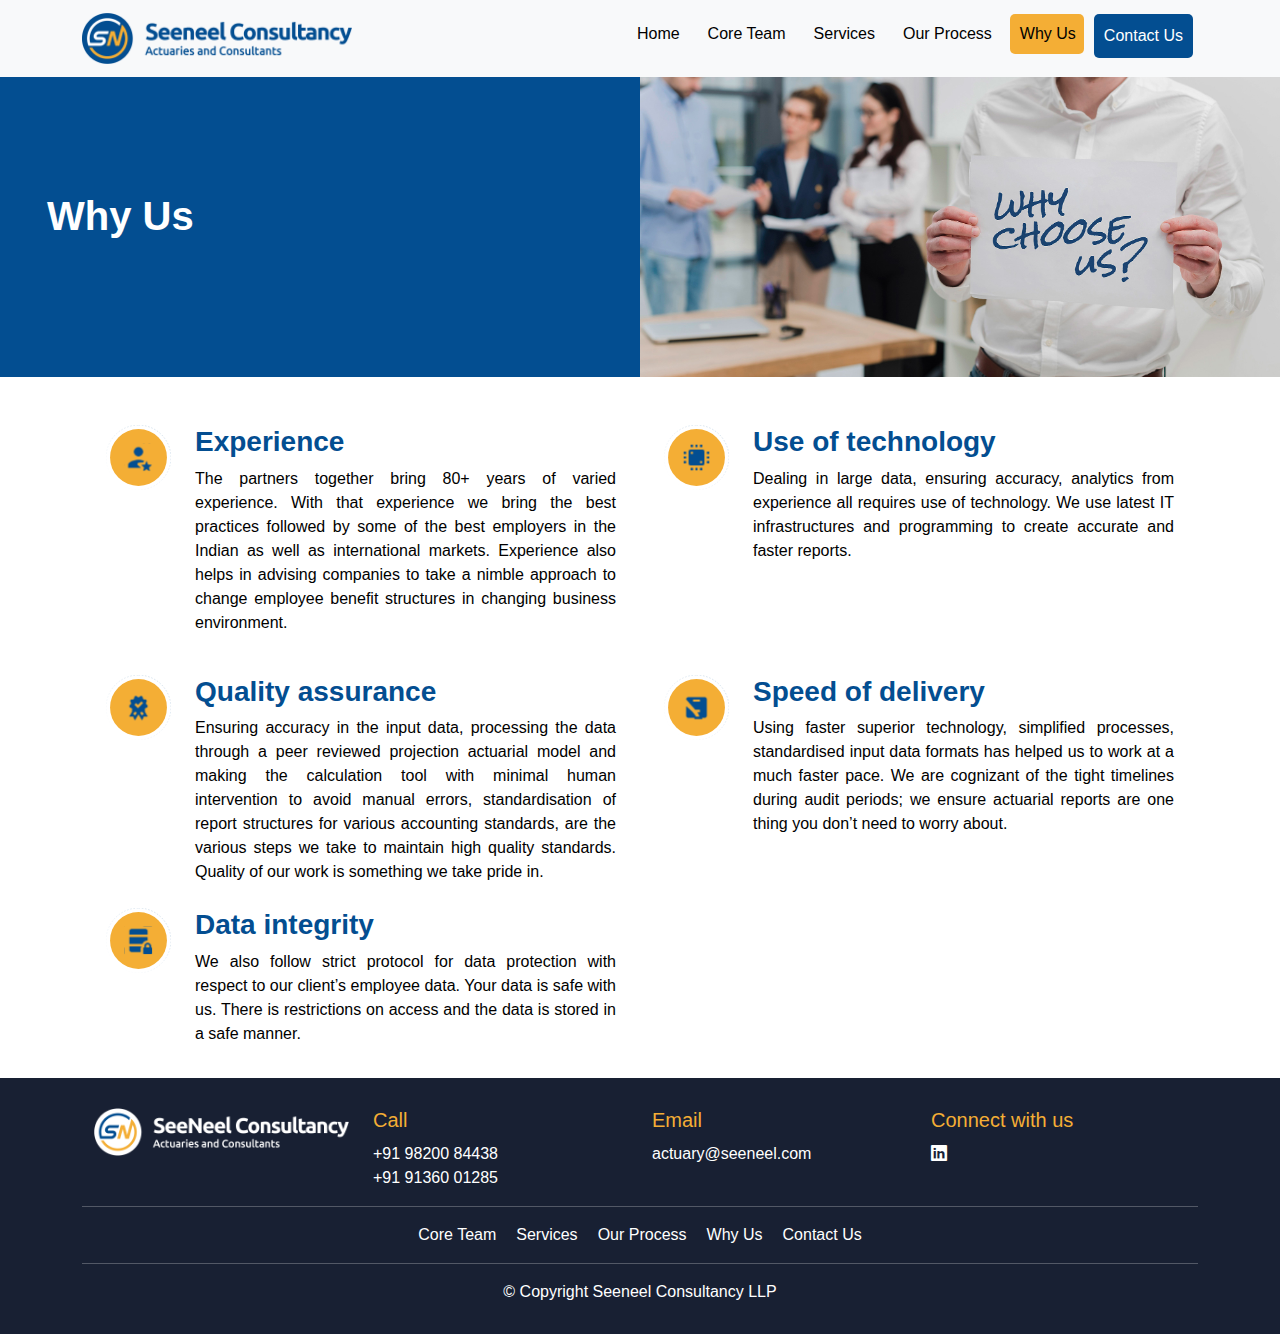
<file: whyus.html>
<!DOCTYPE html>
<html lang="en">

<head>
    <meta http-equiv="X-UA-Compatible" content="IE=edge">
    <meta charset="utf-8">
    <meta name="viewport" content="width=device-width, initial-scale=1">

    <link href="https://cdn.jsdelivr.net/npm/bootstrap@5.3.3/dist/css/bootstrap.min.css" rel="stylesheet"
        integrity="sha384-QWTKZyjpPEjISv5WaRU9OFeRpok6YctnYmDr5pNlyT2bRjXh0JMhjY6hW+ALEwIH" crossorigin="anonymous">

    <script src="https://cdn.jsdelivr.net/npm/bootstrap@5.3.3/dist/js/bootstrap.bundle.min.js"
        integrity="sha384-YvpcrYf0tY3lHB60NNkmXc5s9fDVZLESaAA55NDzOxhy9GkcIdslK1eN7N6jIeHz"
        crossorigin="anonymous"></script>

    <link rel="stylesheet" href="https://cdn.jsdelivr.net/npm/bootstrap-icons@1.11.3/font/bootstrap-icons.min.css">

    <link href="css/style.css" rel="stylesheet">
    <title>Seeneel Consultancy | Why Us</title>

</head>

<body>

    <nav class="navbar navbar-expand-lg bg-body-tertiary">
        <div class="container">
            <a class="navbar-brand" href="#"><img src="images/1x/header-logo.png" alt="Seeneel Consultancy"
                    class="img-fluid" style="max-width: 270px;"></a>
            <button class="navbar-toggler" type="button" data-bs-toggle="collapse"
                data-bs-target="#navbarSupportedContent" aria-controls="navbarSupportedContent" aria-expanded="false"
                aria-label="Toggle navigation">
                <span class="navbar-toggler-icon"></span>
            </button>
            <div class="collapse navbar-collapse" id="navbarSupportedContent">
                <ul class="navbar-nav mb-2 mb-lg-0">
                    <li class="nav-item">
                        <a class="nav-link" href="index.html">Home</a>
                    </li>
                    <li class="nav-item">
                        <a class="nav-link" href="coreteam.html">Core Team</a>
                    </li>
                    <li class="nav-item">
                        <a class="nav-link" href="services.html">Services</a>
                    </li>
                    <li class="nav-item">
                        <a class="nav-link" href="process.html">Our Process</a>
                    </li>
                    <li class="nav-item">
                        <a class="nav-link active" aria-current="page" href="#">Why Us</a>
                    </li>
                    <li class="contactus">
                        <a class="nav-link" href="contactus.html">Contact Us</a>
                    </li>
                </ul>
                </form>
            </div>
        </div>
    </nav>

    <!-- hero section -->
    <section class="about-us">
        <div class="overflow-hidden">
            <div class="row">
                <div class="col-md-6">
                    <div class=hero-text-1>
                        <h1 class="mb-4" style="color: white;">Why Us</h1>
                    </div>
                </div>
                <div class="col-lg-6 col-md-6 d-none d-md-block hero-home-img-10">
                    <!-- just change to image section class to change the background image for the respective page -->
                </div>
            </div>
        </div>
    </section>

    <div class="why-us">
        <div class="container">
            <div class="row">
                <div class="col-lg-6 mt-5 mb-3">
                    <div class="row">
                        <div class="col-md-2">
                            <img src="images/SVG_image/experience.svg" class="img-fluid">
                        </div>
                        <div class="col-md-10 mb-2">
                            <h3>Experience</h3>
                            <p>The partners together bring 80+ years of varied experience. With
                                that
                                experience we bring the
                                best practices followed by some of the best employers in the Indian as well as
                                international
                                markets. Experience also helps in advising companies to take a nimble approach to change
                                employee benefit structures in changing business environment.
                            </p>
                        </div>
                    </div>
                </div>
                <div class="col-lg-6 mt-5">
                    <div class="row">
                        <div class="col-md-2">
                            <img src="images/SVG_image/technology.svg" class="img-fluid">
                        </div>
                        <div class="col-md-10 mb-2">
                            <h3>Use of technology</h3>
                            <p>Dealing in large data, ensuring accuracy, analytics from experience
                                all
                                requires use of technology. We use latest IT infrastructures and programming to create
                                accurate and faster reports.
                            </p>
                        </div>
                    </div>
                </div>
            </div>
        </div>
        <div class="container">
            <div class="row">
                <div class="col-lg-6">
                    <div class="row">
                        <div class="col-md-2">
                            <img src="images/SVG_image/Quality.svg" class="img-fluid">
                        </div>
                        <div class="col-md-10 mb-2">
                            <h3>
                                Quality assurance
                            </h3>
                            <p>Ensuring accuracy in the input data, processing the data through a peer reviewed
                                projection actuarial model and making the calculation tool with minimal human
                                intervention to avoid manual errors, standardisation of report structures for various
                                accounting standards, are the various steps we take to maintain high quality standards.
                                Quality of our work is something we take pride in.</p>
                        </div>
                    </div>
                </div>
                <div class="col-lg-6">
                    <div class="row">
                        <div class="col-md-2">
                            <img src="images/SVG_image/delivery.svg" class="img-fluid">
                        </div>
                        <div class="col-md-10 mb-2">
                            <h3>Speed of delivery</h3>
                            <p>Using faster superior technology, simplified processes, standardised input data formats
                                has helped us to work at a much faster pace. We are cognizant of the tight timelines
                                during audit periods; we ensure actuarial reports are one thing you don’t need to worry
                                about.
                            </p>
                        </div>
                    </div>
                </div>
            </div>
        </div>
        <div class="container">
            <div class="row">
                <div class="col-lg-6">
                    <div class="row">
                        <div class="col-md-2">
                            <img src="images/SVG_image/dataintergrity.svg" class="img-fluid">
                        </div>
                        <div class="col-md-10 mb-3">
                            <h3>
                                Data integrity</h3>
                            <p>We also follow strict protocol for data protection with respect to our client’s employee
                                data. Your data is safe with us. There is restrictions on access and the data is stored
                                in a safe manner.</p>
                        </div>
                    </div>
                </div>
            </div>
        </div>
    </div>

    <footer class="footer">
        <div class="container">
            <div class="row justify-content-center">
                <div class="col-lg-3">
                    <img src="images/1x/footer-logo.png" alt="Seeneel Consultancy" class="img-fluid"
                        style="width: 325px;">
                </div>
                <div class="col-lg-3 col-md-4 mt-3 mt-md-4 mt-lg-0">
                    <div class="ml-lg-3"> <!-- Add margin-left for large screens -->
                        <h5 style="color: #f4ae35;">Call</h5>
                        <a class="text-white" href="tel:+91 98200 84438">+91 98200 84438</a>
                        <br>
                        <a class="text-white" href="tel:+91 91360 01285">+91 91360 01285</a>
                    </div>
                </div>
                <div class="col-lg-3 col-md-4 mt-3 mt-md-4 mt-lg-0">
                    <div class="ml-lg-3">
                        <h5 style="color: #f4ae35;">Email</h5>
                        <p class="footer-nav"><a href="mailto:actuary@seeneel.com">actuary@seeneel.com</a></p>
                    </div>
                </div>
                <div class="col-lg-3 col-md-4 mt-3 mt-md-4 mt-lg-0">
                    <div class="ml-lg-3">
                        <h5 style="color: #f4ae35;">Connect with us</h5>
                        <a href="https://www.linkedin.com/company/seeneel"><i class="bi bi-linkedin"
                                style="color: white;"></i></a>
                    </div>
                </div>
            </div>
            <hr style="color: white;">
            <div class="row">
                <div class="col-12 footer-nav">
                    <ul>
                        <li><a href="coreteam.html">Core Team</a></li>
                        <li><a href="services.html">Services</a></li>
                        <li><a href="process.html">Our Process</a></li>
                        <li><a href="whyus.html">Why Us</a></li>
                        <li><a href="contactus.html">Contact Us</a></li>
                    </ul>
                </div>
            </div>
            <hr style="color: white;">
            <samll class="copyright">&copy; Copyright Seeneel Consultancy LLP</samll>
        </div>
        </div>
    </footer>
</body>

</html>
</file>
<file: css/style.css>
body,
html {
    font-family: 'Figtree', sans-serif;
    color: #000000;
    margin: 0;
    padding: 0;
}

.ul {
    margin: 20px;
    color: white;
}

a {
    text-decoration: none !important;
}

.row {
    margin-right: 0px;
    margin-left: 0px;
}

p {
    color: white;
}

h3 {
    color: white;
    font-weight: 700;

}

h4 {
    color: #f4ae35 !important;
    font-weight: 700 !important;
}

h1 {
    color: #034e91;
    font-weight: 700 !important;
}

.navbar-nav li {
    padding: 5px;
}

.navbar-toggle {
    background-color: #000000;
    border: 1px solid #000;
    margin: 19px 15px 8px 0;
    position: relative;
    float: right;
    padding: 9px 10px;
    background-color: black;
    background-image: none;
    border: 1px solid transparent;
    border-radius: 4px;
}

/* STARTING INDEX.HTML */

.fixed-top {
    position: fixed;
    top: 0;
    right: 0;
    left: 0;
    z-index: 1030;
}

.navbar {
    min-height: 75px;
    background-color: white;
    margin-bottom: 0px;
    color: #000000 !important;
}

.navbar .navbar-nav>li>a {
    color: #000000;
}

.navbar {
    border-color: white;
}

.navbar-right {
    margin-top: 12px;

}

@media (min-width: 768px) {
    .navbar-right {
        float: right !important;
        margin-right: -60px;
    }
}

.hero-text {
    padding: 9rem 17rem 0rem 5rem;
    height: 100%;
    width: 100%;
}

.navbar .navbar-nav>.contactus>a {
    background-color: #034e91 !important;
    border-radius: 5px;
    color: #ffffff !important;
    padding: 10px;
}

.navbar .navbar-nav>.contactus>a:hover {
    background-color: #f4ae35 !important;
    border-radius: 5px;
    color: #000000 !important;
}

.navbar .navbar-nav>li>a:hover {
    background-color: #f4ae35;
    color: #000000 !important;
    border-radius: 5px;
}

.navbar .navbar-nav>.nav-link active>a,
.navbar .navbar-nav>.nav-link active>a:focus,
.navbar .navbar-nav>.nav-link active>a:hover {
    color: #000000;
    background-color: #f4ae35;
    border-radius: 5px;
}

.navbar-nav .nav-link.active,
.navbar-nav .nav-link.show {
    background-color: #f4ae35;
    border-radius: 5px;
}

.navbar .navbar-nav>.nav-link active>a:hover {
    color: #000000;
    background-color: #f4ae35;
    border-radius: 5px;
}

.learn-more {
    background-color: #f4ae35;
    border: 0 !important;
    border-radius: 4px;
    font-weight: 600;
    font-size: 16px;
    padding: 10px 20px;
    color: white;
}

.navbar-logo {
    max-width: 250px;
    margin-left: -5px;
}

.navbar-collapse {
    flex-basis: 100%;
    flex-grow: 0;
    align-items: center;
}

.navbar-nav me-auto mb-2 mb-lg-0 {
    padding: 10px;
    column-gap: 5px;
}

.about-us {
    background-color: #034e91;
    color: white;
}

@media only screen and (min-width:1800px) and (max-width:1920px) {
    .navbar-nav .nav-item .nav-link {
        padding-left: 10px !important;
        margin-bottom: 10px;
    }

    .hero-text {
        padding: 10rem 0rem 0rem 19rem !important;
        height: 100%;
        width: 100%;
    }

    .footer-nav ul {
        display: flex;
        list-style: none;
        padding: 0;
        margin: 0;
        justify-content: space-between;
        color: white;
        flex-wrap: wrap;
        flex-direction: row;
    }
}

@media only screen and (min-width:500px) and (max-width:1300px) {
    .navbar-nav .nav-item .nav-link {
        padding-left: 10px !important;
        margin-bottom: 10px;
    }

    .hero-text {
        padding: 90px 0px 25px 31px !important;
        height: 100%;
        width: 100%;
    }

    .footer-nav ul {
        display: flex;
        list-style: none;
        padding: 0;
        margin: 0;
        justify-content: space-between;
        color: white;
        flex-wrap: wrap;
        flex-direction: row;
    }
}

@media only screen and (min-width:320px) and (max-width:500px) {
    .navbar-nav .nav-item .nav-link {
        padding-left: 10px !important;
        margin-bottom: 10px;
    }

    .hero-text {
        padding: 50px 0px 50px 31px !important;
        height: 100%;
        width: 100%;
    }

    .footer-nav ul {
        display: flex;
        list-style: none;
        padding: 0;
        margin: 0;
        justify-content: space-between;
        color: white;
        flex-wrap: wrap;
        flex-direction: row;
    }
}

.about-us-2 p {
    color: black;
    padding-right: 10px;
    text-align: justify;
}

.services {
    background-color: #182033;
    height: 60%;
    width: 100%;

    p {
        text-align: justify;
    }
}

.process {
    background-color: #034e91;
    height: 60%;
    width: 100%;
}

.text-center-1 {
    text-align: center !important;
    margin-top: 2%;
}

.footer-nav ul {
    display: flex;
    list-style: none;
    padding: 0;
    margin: 0;
    justify-content: center;
    color: white;
}

.footer-nav li {
    margin: 0 10px;
    color: white;
}

.footer-nav a {
    color: white;
    text-decoration: none;
    position: relative;
}

.footer-nav a:hover::after {
    content: '';
    position: absolute;
    left: 0;
    right: 0;
    bottom: -2px;
    height: 2px;
    background-color: white;
}

.copyright {
    display: flex;
    padding: 0;
    margin: 0;
    justify-content: center;
    color: white;
}

.footer .footer-logo {
    margin-bottom: 20px;
    /* Adjust as needed */
}

.footer h5,
.footer p {
    margin-bottom: 10px;
    /* Adjust as needed */
}

.footer {
    background-color: #182033;
    height: 60%;
    width: 100%;
    padding: 30px 0px;
}

.footer-logo {
    max-width: 300px;
    margin-left: -15px;
}

.hero-home-img-1 {
    background: url('../images/hero-home-banner.jpg') center center no-repeat;
    background-size: cover;
    height: 575px;
}

.hero-home-img-3 {
    background: url('../images/SVG_image/all5iconsinline.svg') center center no-repeat;
    background-size: contain;
    height: 300px;
    width: 100%;
}

.hero-home-img-4 {
    background: url('../images/1x/n\ seetaraman\ 1_1-8.png') center center no-repeat;
    background-size: contain;
    height: 225px;
    width: 70%;
}

.hero-home-img-5 {
    background: url('../images/1x/padmaji\ r-8.png') center center no-repeat;
    background-size: contain;
    height: 225px;
    width: 70%;
}

.firstphoto {
    background-color: #d9e5ef;
    margin-bottom: 20px;
    border-radius: 8px;
    border: 2px solid transparent;
    transition: background-color 0.3s, border-color 0.3s;
}

.firstphoto img,
.secondphoto img {
    width: 150px;
}


.firstphoto:hover {
    border-color: black;
}

.secondphoto {
    background-color: #d9e5ef;
    margin-bottom: 20px;
    border-radius: 8px;
    border: 2px solid transparent;
    /* Border is transparent by default */
    transition: background-color 0.3s, border-color 0.3s;
}

.secondphoto:hover {
    border-color: black;
}

/* ENDING INDEX.HTML */

/* STARTING CORETEAM.HTML */

.coreteam {
    background-color: #034e91;
    color: white;
}

.coreteam-1 {

    p {
        text-align: justify;
    }

    h3 {
        padding-top: 20px;
        color: #034e91;
        text-align: justify;
    }
}

.coreteam-2 {

    p {
        text-align: justify;
    }
}

.hero-text-1 {
    height: 100%;
    width: 100%;
}

.hero-home-img-6 {
    background: url('../images/about-banner.jpg') center center no-repeat;
    background-size: cover;
    height: 50vh;
}

.hero-home-img-7 {
    background: url('../images/1x/n\ seetaraman\ 1_1-8.png') center no-repeat;
    background-size: contain;
    height: 300px;
    width: 350%;
}

.hero-home-img-8 {
    background: url('../images/1x/padmaji\ r-8.png') center no-repeat;
    background-size: contain;
    height: 300px;
    width: 350%;
}

.hero-text-1 {
    padding: 9rem 17rem 0rem 6rem;
    height: 100%;
    width: 100%;
}

.hero-name {
    color: black;
    font-size: larger;
    text-align: center;
}

@media only screen and (min-width:1800px) and (max-width:1920px) {
    .hero-text-1 {
        padding: 10rem 0rem 0rem 19rem !important;
        height: 100%;
        width: 100%;
    }
}

@media only screen and (min-width:500px) and (max-width:1300px) {
    .hero-text-1 {
        padding: 115px 0px 25px 35px !important;
        height: 100%;
        width: 100%;
    }
}

@media only screen and (min-width:320px) and (max-width:500px) {
    .hero-text-1 {
        padding: 50px 0px 50px 31px !important;
        height: 100%;
        width: 100%;
    }
}

/* ENDING CORETEAM.HTML */


/* STARTING SERVICES.HTML */

.hero-text-2 {
    padding: 8rem 17rem 0rem 6rem;
    height: 100%;
    width: 100%;
}

.hero-home-img-9 {
    background: url('../images/1x/services.png') right no-repeat;
    background-size: cover;
    height: 300px;
}

.card {

    padding: 9px !important;
    height: 100%;
    display: flex;

    img {
        width: 100%;
        padding: 6%;
        transition: 0.5s;
    }

    h4 {
        color: #034e91 !important;
        font-weight: 700 !important;
        text-align: center;
    }

    ul {
        color: #000;
        padding-left: 15%;
        padding-right: 10%;
    }
}

.card-li {
    padding-bottom: 23px !important;
}

.hero-text-3 {
    padding: 6rem 0rem 6rem 11rem !important;
    height: 100%;
    width: 100%;
}

@media only screen and (min-width:1800px) and (max-width:1920px) {
    .hero-text-2 {
        padding: 10rem 0rem 0rem 19rem !important;
        height: 100%;
        width: 100%;
    }
}

@media only screen and (min-width:500px) and (max-width:1300px) {
    .hero-text-2 {
        padding: 115px 100px 90px 33px !important;
        height: 100%;
        width: 100%;
    }

    .hero-text-3 {
        padding: 6rem 0rem 6rem 2rem !important;
        height: 100%;
        width: 100%;
    }

    /* The actual timeline (the vertical ruler) */
    .timeline::after {
        content: '';
        position: absolute;
        width: 6px;
        background-color: rgb(255, 166, 0);
        top: 0% !important;
        bottom: 0% !important;
        left: 50%;
        margin-left: -7px;
    }
}


@media only screen and (min-width:320px) and (max-width:500px) {
    .hero-text-2 {
        padding: 50px 0px 50px 10px !important;
        height: 100%;
        width: 100%;
    }

    .hero-text-3 {
        padding: 6rem 0rem 6rem 0rem !important;
        height: 100%;
        width: 100%;
    }

    /* Place the timelime to the left */
    .timeline::after {
        left: 31px;
        content: '';
        position: absolute;
        width: 6px;
        background-color: rgb(255, 166, 0);
        top: 0% !important;
        bottom: 0% !important;
        left: 6% !important;
        margin-left: -6px !important;
    }
}

/* ENDING SERVICES.HTML */


/* STARTING PROCESS.HTML */

.hero-home-img-11 {
    background: url('../images/contact-banner.jpg') right no-repeat;
    background-size: cover;
}

.timeline {
    position: relative;
    max-width: 1200px;
    margin: 15px auto;

    p {
        text-align: justify;
    }

    h5{
        font-weight: 700;
    }
}

/* The actual timeline (the vertical ruler) */
.timeline::after {
    content: '';
    position: absolute;
    width: 6px;
    background-color: rgb(255, 166, 0);
    top: 0%;
    bottom: 0%;
    left: 50%;
    margin-left: -7px;
}

/* Container around content */
.container-1 {
    padding: 10px 40px;
    position: relative;
    background-color: inherit;
    width: 50%;
}

/* The circles on the timeline */
.container-1::after {
    content: '';
    position: absolute;
    width: 25px;
    height: 25px;
    right: -17px;
    background-color: white;
    border: 4px solid #FF9F55;
    top: 15px;
    border-radius: 50%;
    z-index: 1;
}

/* Place the container to the left */
.left {
    left: -8px;
}

/* Place the container to the right */
.right {
    left: 50%;
}

/* Add arrows to the left container (pointing right) */
.left::before {
    content: " ";
    height: 0;
    position: absolute;
    top: 22px;
    width: 0;
    z-index: 1;
    right: 31px;
    border: medium solid white;
    border-width: 10px 0 10px 10px;
    border-color: transparent transparent transparent #d9e5ef;
}

/* Add arrows to the right container (pointing left) */
.right::before {
    content: " ";
    height: 0;
    position: absolute;
    top: 22px;
    width: 0;
    z-index: 1;
    left: 31px;
    border: medium solid white;
    border-width: 10px 10px 10px 0;
    border-color: transparent #d9e5ef transparent transparent;
}

/* Fix the circle for containers on the right side */
.right::after {
    left: -16px;
}

/* The actual content */
.content {
    padding: 15px 10px;
    background-color: #d9e5ef;
    position: relative;
    border-radius: 6px;
}

/* Media queries - Responsive timeline on screens less than 600px wide */
@media screen and (max-width: 600px) {

    /* Full-width containers */
    .container-1 {
        width: 100%;
        padding-left: 70px;
        padding-right: 25px;
    }

    /* Make sure that all arrows are pointing leftwards */
    .container-1::before {
        left: 61px;
        border: medium solid white;
        border-width: 10px 10px 10px 0;
        border-color: transparent #d9e5ef transparent transparent;
    }

    /* Make sure all circles are at the same spot */
    .left::after,
    .right::after {
        left: 15px;
    }

    /* Make all right containers behave like the left ones */
    .right {
        left: -2%;
    }
}

.timeline h3,
p {
    color: rgb(0, 0, 0) !important;
}

/* ENDING PROCESS.HTML */


/* STARTING WHYUS.HTML */

.hero-home-img-10 {
    background: url('../images/why-banner.jpg') right no-repeat;
    background-size: cover;
    height: 300px;
}

.why-us {
    h3 {
        color: #034e91 !important;
        ;
    }

    p {
        color: #000 !important;
        text-align: justify;
    }

}

/* ENDING WHYUS.HTML */


/* STARTING CONTACTUS.HTML */

.hero-home-img-12 {
    background: url('../images/process-banner.jpg') right no-repeat;
    background-size: cover;
}

.contactus {
    h4 {
        color: #034e91 !important;
    }

    p {
        color: inherit;
        color: black;
    }
}

.box-1,
.box-2 {
    display: grid;
    grid-gap: 10px;
}

.box-1-1,
.box-1-2 {
    text-align: center;
    padding-top: 10px;
    border: 3px solid #00000038;
    border-radius: 5px;
}

.form input,
textarea {
    border: 2px solid #00000038;
    border-radius: 5px;
    width: 100%;
}

.email {
    color: black !important;
}

.email:hover {
    color: #034e91 !important;
    text-decoration: underline !important;
}

/* ENDING CONTACTUS.HTML */
</file>
